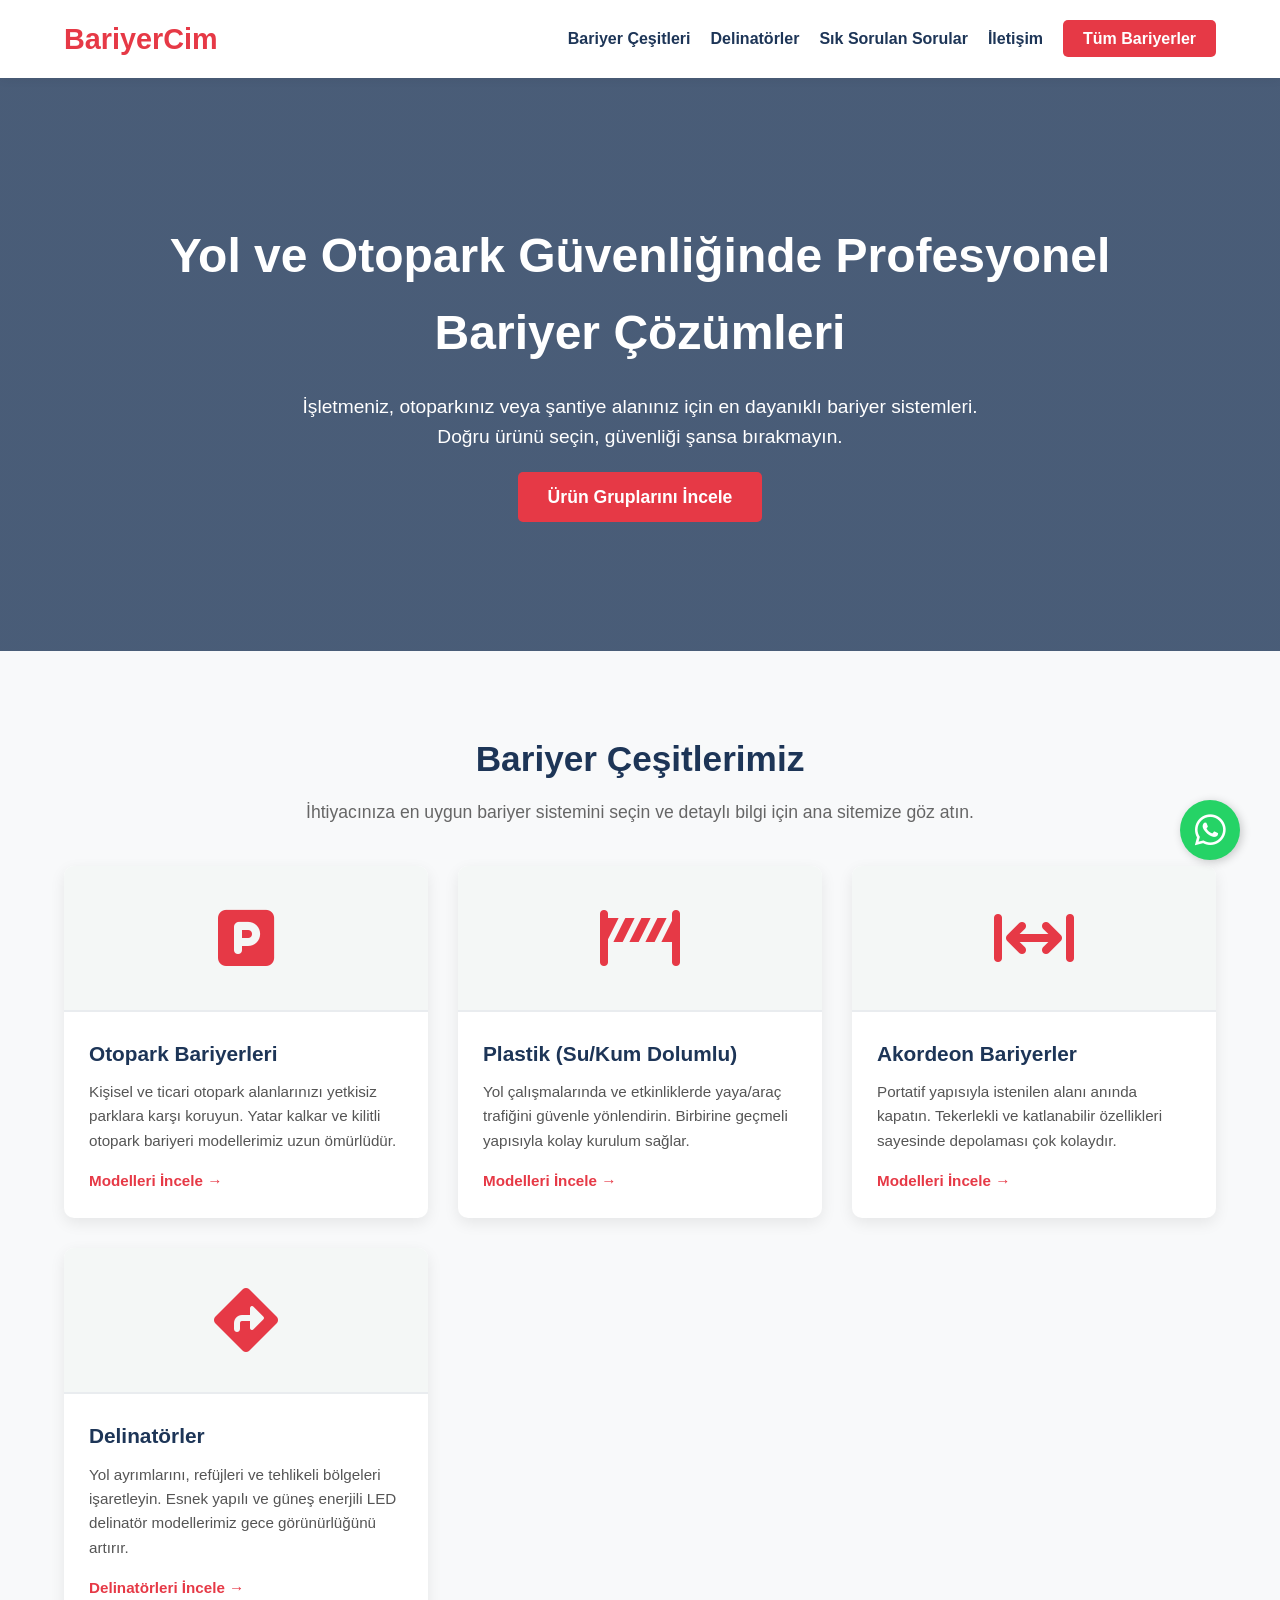
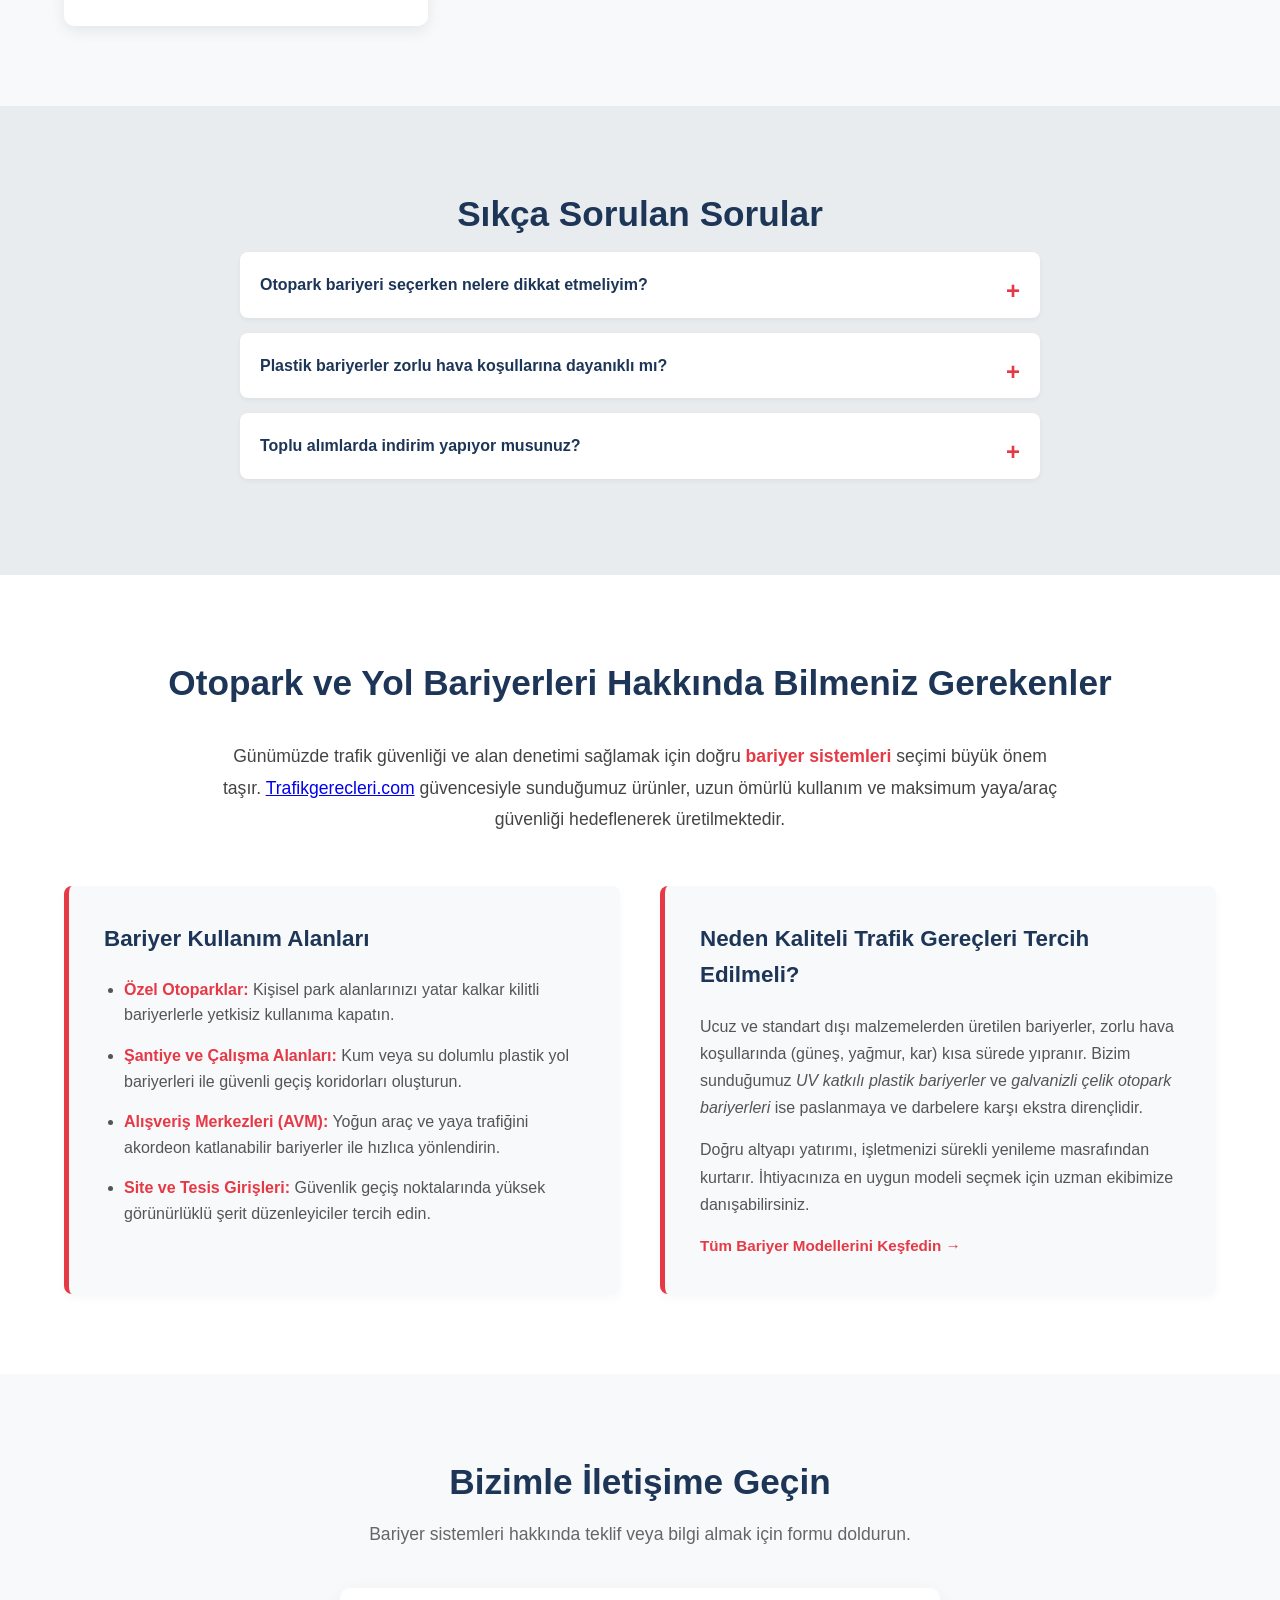
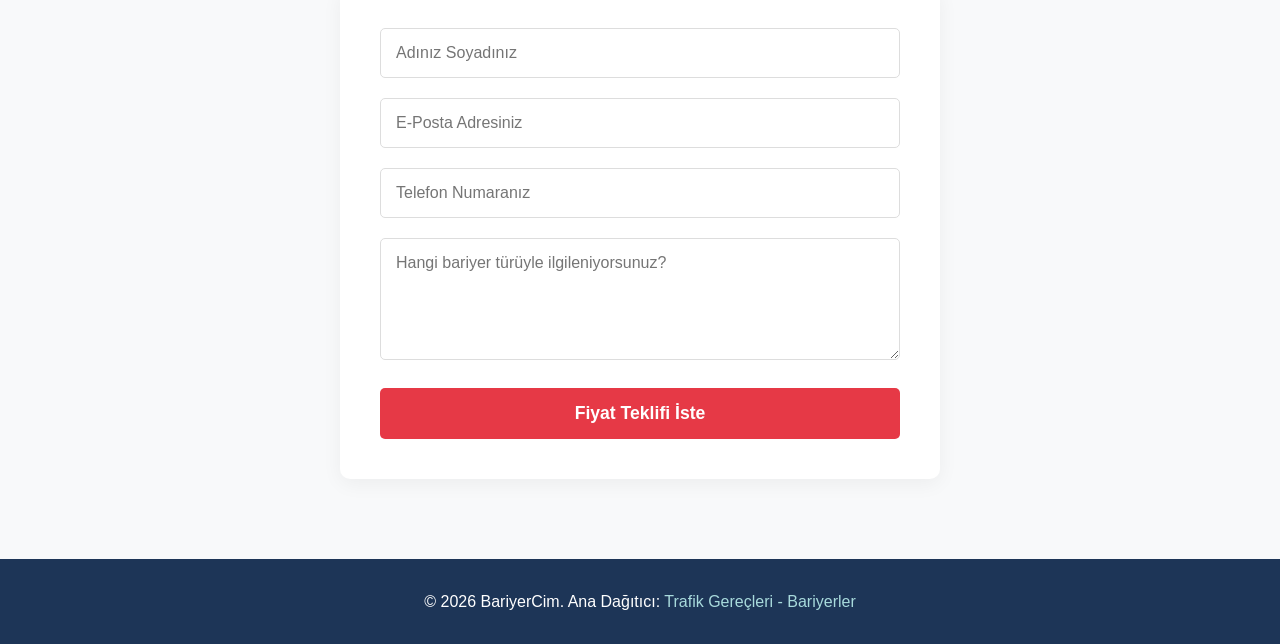
<file: index.html>
<!DOCTYPE html>
<html lang="tr">
<head>
    <meta charset="UTF-8">
    <meta name="viewport" content="width=device-width, initial-scale=1.0">
    <meta name="description" content="Otopark bariyeri, akordeon bariyer, plastik su bariyeri ve delinatör fiyatları. Şantiye, AVM ve tesis girişleri için dayanıklı bariyer çözümleri. Hemen fiyat teklifi alın!">
    <meta name="keywords" content="otopark bariyeri, akordeon bariyer, plastik bariyer, su dolumlu bariyer, delinatör, yol delinatörü, trafik bariyeri, şantiye bariyeri, bariyer fiyatları, yol güvenliği, trafik gereçleri">
    <meta name="robots" content="index, follow">
    <meta name="author" content="BariyerCim">
    <link rel="canonical" href="https://www.bariyercim.com/">
    <!-- Open Graph / Sosyal Medya -->
    <meta property="og:type" content="website">
    <meta property="og:url" content="https://www.bariyercim.com/">
    <meta property="og:title" content="Bariyer Fiyatları ve Çeşitleri | Otopark, Plastik, Delinatör | BariyerCim">
    <meta property="og:description" content="Otopark bariyeri, akordeon bariyer, plastik su bariyeri ve delinatör fiyatları. Şantiye, AVM ve tesis girişleri için dayanıklı bariyer çözümleri. Hemen fiyat teklifi alın!">
    <meta property="og:locale" content="tr_TR">
    <meta property="og:site_name" content="BariyerCim">
    <title>Bariyer Fiyatları ve Çeşitleri | Otopark Bariyeri, Plastik Bariyer, Delinatör | BariyerCim</title>
    <link rel="stylesheet" href="style.css">
    <link rel="stylesheet" href="https://cdnjs.cloudflare.com/ajax/libs/font-awesome/6.4.0/css/all.min.css">
    <!-- Yapısal Veri (JSON-LD) -->
    <script type="application/ld+json">
    {
      "@context": "https://schema.org",
      "@type": "LocalBusiness",
      "name": "BariyerCim",
      "url": "https://www.bariyercim.com",
      "description": "Otopark bariyeri, akordeon bariyer, plastik su bariyeri ve delinatör ürünleri. Trafik güvenliği için profesyonel bariyer çözümleri.",
      "telephone": "+905454888381",
      "contactPoint": {
        "@type": "ContactPoint",
        "telephone": "+905454888381",
        "contactType": "customer service",
        "availableLanguage": "Turkish"
      },
      "hasOfferCatalog": {
        "@type": "OfferCatalog",
        "name": "Bariyer Ürünleri",
        "itemListElement": [
          {"@type": "Offer", "itemOffered": {"@type": "Product", "name": "Otopark Bariyeri"}},
          {"@type": "Offer", "itemOffered": {"@type": "Product", "name": "Akordeon Bariyer"}},
          {"@type": "Offer", "itemOffered": {"@type": "Product", "name": "Plastik Su Bariyeri"}},
          {"@type": "Offer", "itemOffered": {"@type": "Product", "name": "Delinatör"}}
        ]
      }
    }
    </script>
</head>
<body>

    <header>
        <div class="container header-container">
            <div class="logo">BariyerCim</div>
            <nav>
                <ul>
                    <li><a href="#urunler">Bariyer Çeşitleri</a></li>
                    <li><a href="delinatorler.html">Delinatörler</a></li>
                    <li><a href="#sss">Sık Sorulan Sorular</a></li>
                    <li><a href="#iletisim">İletişim</a></li>
                    <li><a href="https://www.trafikgerecleri.com/bariyerler.html" target="_blank" class="btn-primary">Tüm Bariyerler</a></li>
                </ul>
            </nav>
        </div>
    </header>

    <section class="hero">
        <div class="container">
            <h1>Yol ve Otopark Güvenliğinde Profesyonel Bariyer Çözümleri</h1>
            <p>İşletmeniz, otoparkınız veya şantiye alanınız için en dayanıklı bariyer sistemleri. Doğru ürünü seçin, güvenliği şansa bırakmayın.</p>
            <a href="#urunler" class="btn-large">Ürün Gruplarını İncele</a>
        </div>
    </section>

  <section id="urunler" class="products">
        <div class="container">
            <h2>Bariyer Çeşitlerimiz</h2>
            <p class="section-subtitle">İhtiyacınıza en uygun bariyer sistemini seçin ve detaylı bilgi için ana sitemize göz atın.</p>
            
            <div class="product-grid">
                <div class="product-card">
                    <div class="icon-container">
                        <i class="fa-solid fa-square-parking"></i>
                    </div>
                    <div class="product-info">
                        <h3>Otopark Bariyerleri</h3>
                        <p>Kişisel ve ticari otopark alanlarınızı yetkisiz parklara karşı koruyun. Yatar kalkar ve kilitli otopark bariyeri modellerimiz uzun ömürlüdür.</p>
                        <a href="https://www.trafikgerecleri.com/bariyerler.html" target="_blank" class="link-btn">Modelleri İncele &rarr;</a>
                    </div>
                </div>
                <div class="product-card">
                    <div class="icon-container">
                        <i class="fa-solid fa-road-barrier"></i>
                    </div>
                    <div class="product-info">
                        <h3>Plastik (Su/Kum Dolumlu)</h3>
                        <p>Yol çalışmalarında ve etkinliklerde yaya/araç trafiğini güvenle yönlendirin. Birbirine geçmeli yapısıyla kolay kurulum sağlar.</p>
                        <a href="https://www.trafikgerecleri.com/bariyerler.html" target="_blank" class="link-btn">Modelleri İncele &rarr;</a>
                    </div>
                </div>
                <div class="product-card">
                    <div class="icon-container">
                        <i class="fa-solid fa-arrows-left-right-to-line"></i>
                    </div>
                    <div class="product-info">
                        <h3>Akordeon Bariyerler</h3>
                        <p>Portatif yapısıyla istenilen alanı anında kapatın. Tekerlekli ve katlanabilir özellikleri sayesinde depolaması çok kolaydır.</p>
                        <a href="https://www.trafikgerecleri.com/bariyerler.html" target="_blank" class="link-btn">Modelleri İncele &rarr;</a>
                    </div>
                </div>
                <div class="product-card">
                    <div class="icon-container">
                        <i class="fa-solid fa-diamond-turn-right"></i>
                    </div>
                    <div class="product-info">
                        <h3>Delinatörler</h3>
                        <p>Yol ayrımlarını, refüjleri ve tehlikeli bölgeleri işaretleyin. Esnek yapılı ve güneş enerjili LED delinatör modellerimiz gece görünürlüğünü artırır.</p>
                        <a href="delinatorler.html" class="link-btn">Delinatörleri İncele &rarr;</a>
                    </div>
                </div>
            </div>
        </div>
    </section>
    <section id="sss" class="faq-section">
        <div class="container">
            <h2>Sıkça Sorulan Sorular</h2>
            <div class="faq-container">
                <details class="faq-item">
                    <summary>Otopark bariyeri seçerken nelere dikkat etmeliyim?</summary>
                    <p>Kullanım alanınıza göre manuel veya otomatik sistemleri tercih edebilirsiniz. Açık alanlar için paslanmaz ve galvaniz kaplı ürünler seçilmesi ürünün ömrünü uzatır.</p>
                </details>
                <details class="faq-item">
                    <summary>Plastik bariyerler zorlu hava koşullarına dayanıklı mı?</summary>
                    <p>Evet, sunduğumuz plastik bariyerler UV katkılıdır. Güneş ışınlarına, soğuğa ve darbelere karşı ekstra direnç gösterecek şekilde üretilmiştir.</p>
                </details>
                <details class="faq-item">
                    <summary>Toplu alımlarda indirim yapıyor musunuz?</summary>
                    <p>Projeli işleriniz ve toplu bariyer alımlarınız için özel iskontolar uygulamaktayız. Detaylı fiyat teklifi için iletişim formunu doldurabilir veya WhatsApp hattımızdan bize ulaşabilirsiniz.</p>
                </details>
            </div>
        </div>
    </section>

    <section id="rehber" class="seo-content-section">
        <div class="container">
            <article class="seo-article">
                <h2>Otopark ve Yol Bariyerleri Hakkında Bilmeniz Gerekenler</h2>
                <p>Günümüzde trafik güvenliği ve alan denetimi sağlamak için doğru <strong>bariyer sistemleri</strong> seçimi büyük önem taşır. <a href="https://www.trafikgerecleri.com/bariyerler.html" target="_blank">Trafikgerecleri.com</a> güvencesiyle sunduğumuz ürünler, uzun ömürlü kullanım ve maksimum yaya/araç güvenliği hedeflenerek üretilmektedir.</p>

                <div class="content-grid">
                    <div class="content-box">
                        <h3>Bariyer Kullanım Alanları</h3>
                        <ul>
                            <li><strong>Özel Otoparklar:</strong> Kişisel park alanlarınızı yatar kalkar kilitli bariyerlerle yetkisiz kullanıma kapatın.</li>
                            <li><strong>Şantiye ve Çalışma Alanları:</strong> Kum veya su dolumlu plastik yol bariyerleri ile güvenli geçiş koridorları oluşturun.</li>
                            <li><strong>Alışveriş Merkezleri (AVM):</strong> Yoğun araç ve yaya trafiğini akordeon katlanabilir bariyerler ile hızlıca yönlendirin.</li>
                            <li><strong>Site ve Tesis Girişleri:</strong> Güvenlik geçiş noktalarında yüksek görünürlüklü şerit düzenleyiciler tercih edin.</li>
                        </ul>
                    </div>

                    <div class="content-box">
                        <h3>Neden Kaliteli Trafik Gereçleri Tercih Edilmeli?</h3>
                        <p>Ucuz ve standart dışı malzemelerden üretilen bariyerler, zorlu hava koşullarında (güneş, yağmur, kar) kısa sürede yıpranır. Bizim sunduğumuz <em>UV katkılı plastik bariyerler</em> ve <em>galvanizli çelik otopark bariyerleri</em> ise paslanmaya ve darbelere karşı ekstra dirençlidir.</p>
                        <p>Doğru altyapı yatırımı, işletmenizi sürekli yenileme masrafından kurtarır. İhtiyacınıza en uygun modeli seçmek için uzman ekibimize danışabilirsiniz.</p>
                        <a href="https://www.trafikgerecleri.com/bariyerler.html" target="_blank" class="link-btn">Tüm Bariyer Modellerini Keşfedin &rarr;</a>
                    </div>
                </div>
            </article>
        </div>
    </section>

    <section id="iletisim" class="contact-section">
        <div class="container">
            <h2>Bizimle İletişime Geçin</h2>
            <p class="section-subtitle">Bariyer sistemleri hakkında teklif veya bilgi almak için formu doldurun.</p>
            <form action="https://formspree.io/f/xjgeeodv" method="POST" class="contact-form">
                <div class="form-group">
                    <input type="text" id="isim" name="isim" placeholder="Adınız Soyadınız" required>
                </div>
                <div class="form-group">
                    <input type="email" id="eposta" name="eposta" placeholder="E-Posta Adresiniz" required>
                </div>
                <div class="form-group">
                    <input type="tel" id="telefon" name="telefon" placeholder="Telefon Numaranız">
                </div>
                <div class="form-group">
                    <textarea id="mesaj" name="mesaj" rows="5" placeholder="Hangi bariyer türüyle ilgileniyorsunuz?" required></textarea>
                </div>
                <button type="submit" class="btn-large" style="width: 100%;">Fiyat Teklifi İste</button>
            </form>
        </div>
    </section>

    <footer>
        <div class="container">
            <p>&copy; 2026 BariyerCim. Ana Dağıtıcı: <a href="https://www.trafikgerecleri.com/bariyerler.html" target="_blank">Trafik Gereçleri - Bariyerler</a></p>
        </div>
    </footer>

    <a href="https://wa.me/905454888381?text=Merhaba,%20bariyer%20ve%20delinat%C3%B6r%20%C3%BCr%C3%BCnleri%20hakk%C4%B1nda%20bilgi%20almak%20istiyorum." target="_blank" class="whatsapp-float">
        <i class="fa-brands fa-whatsapp"></i>
    </a>

</body>
</html>
</file>
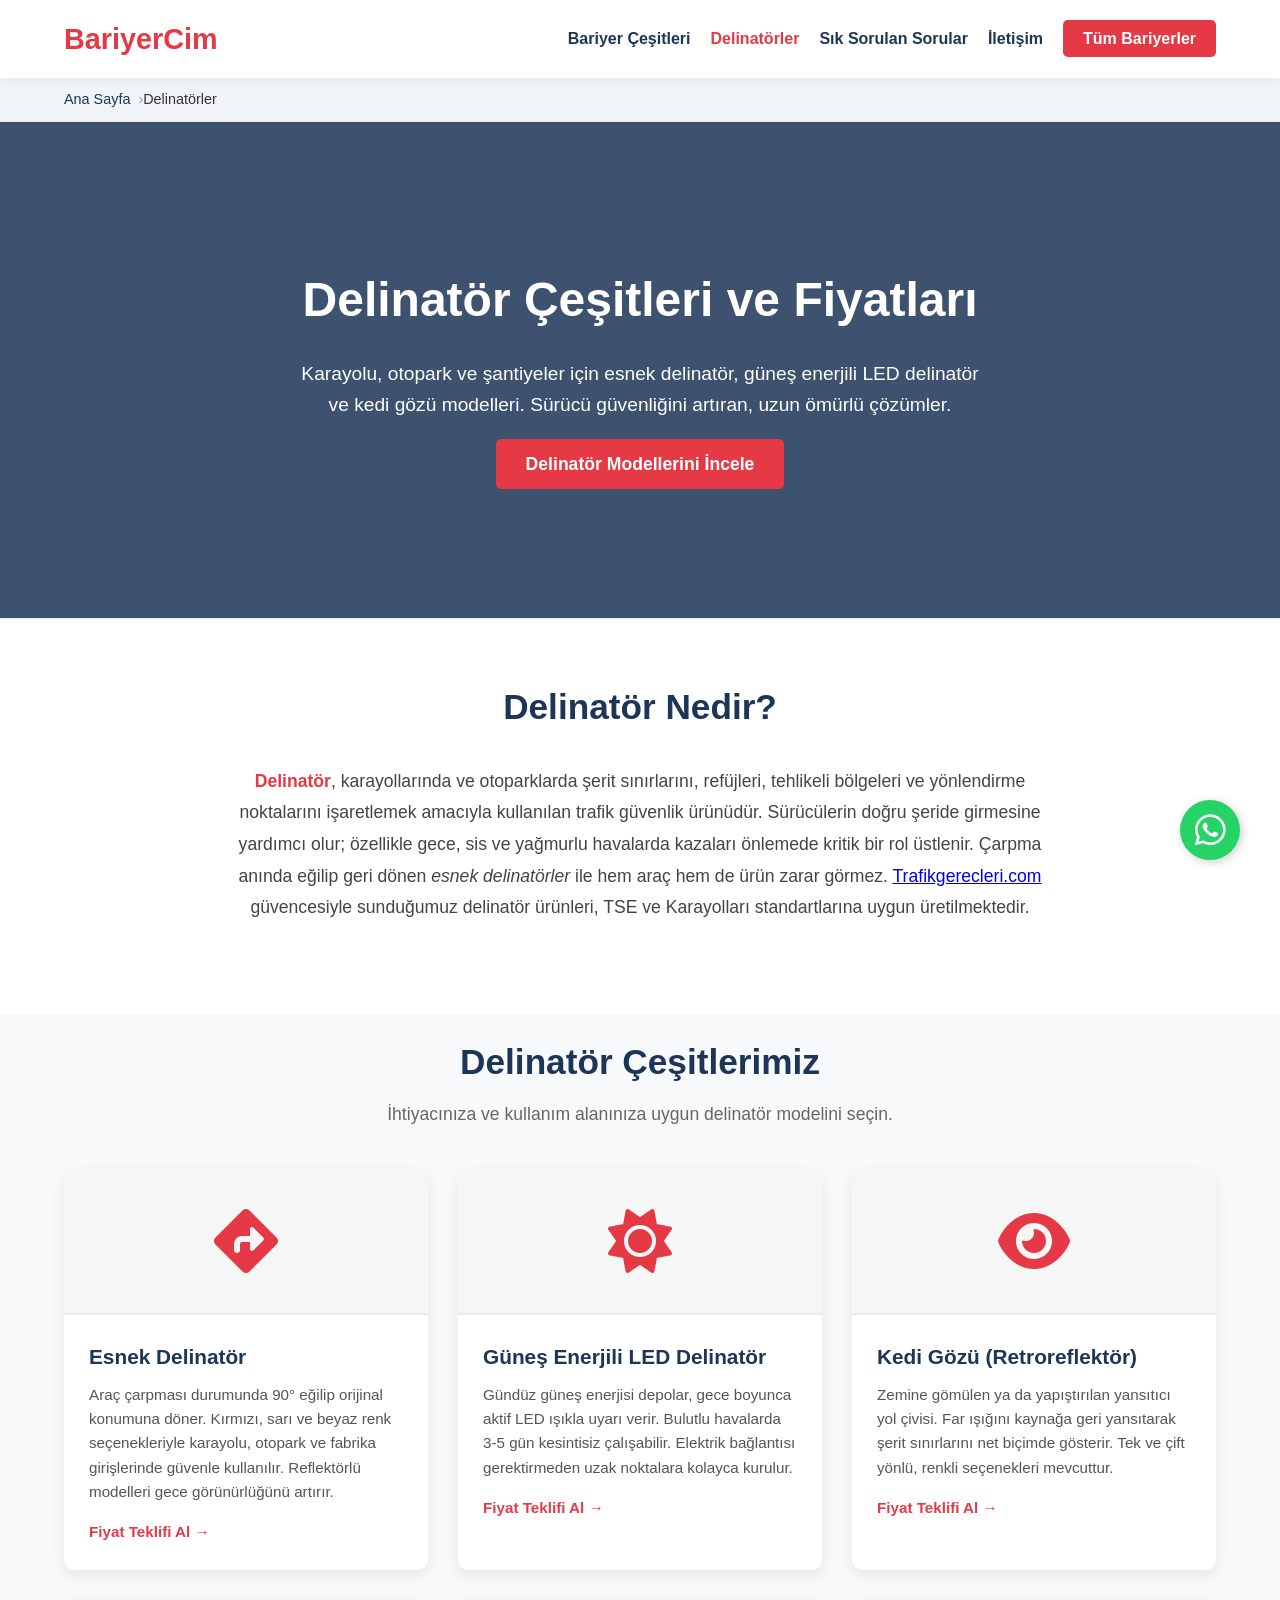
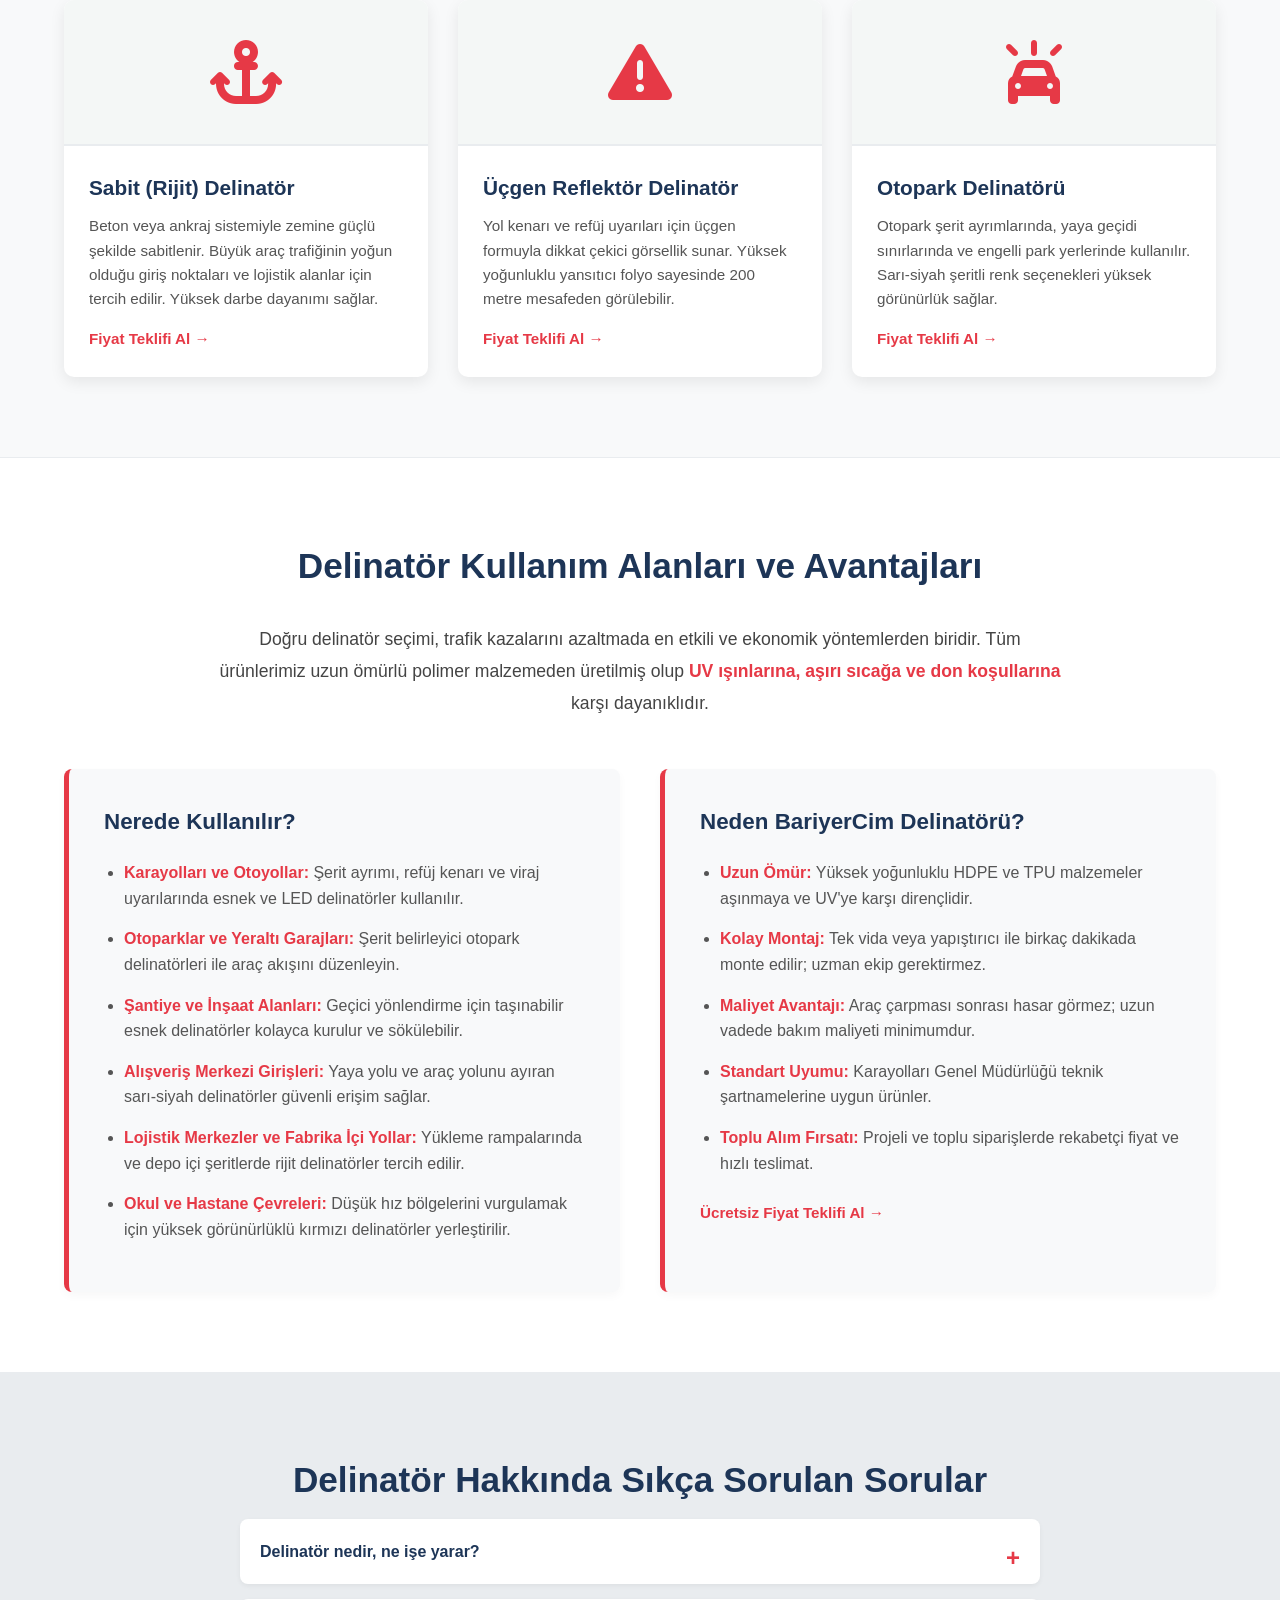
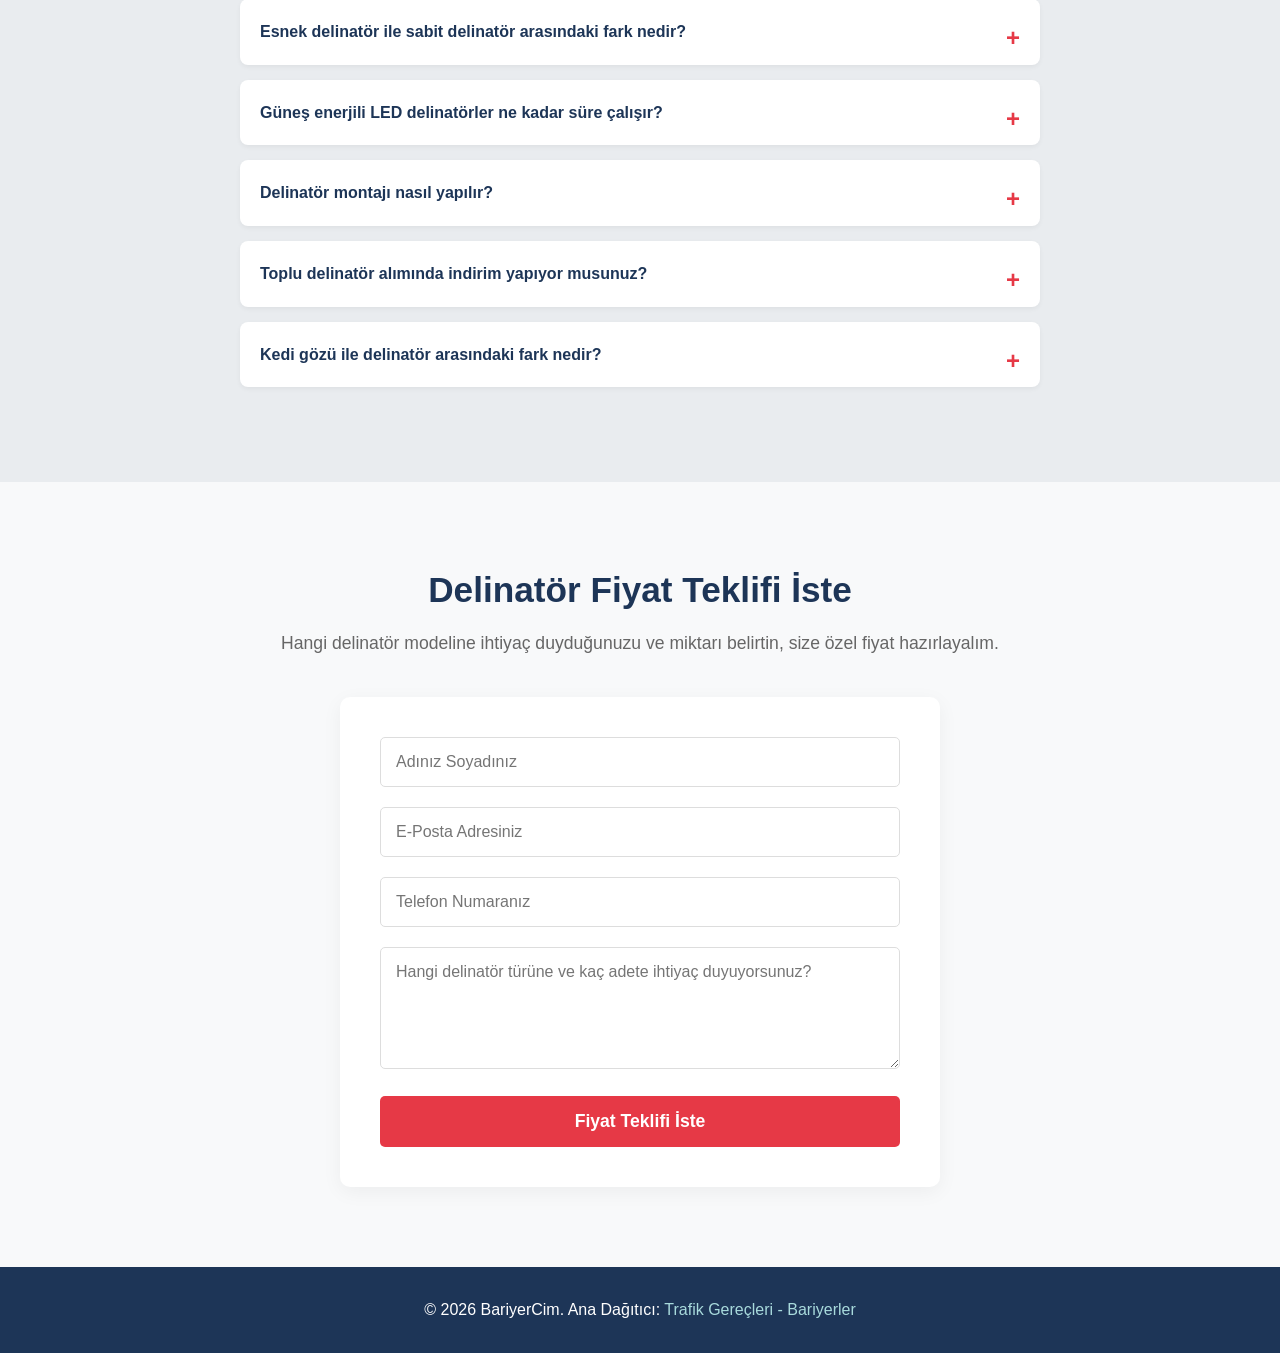
<file: delinatorler.html>
<!DOCTYPE html>
<html lang="tr">
<head>
    <meta charset="UTF-8">
    <meta name="viewport" content="width=device-width, initial-scale=1.0">
    <meta name="description" content="Esnek delinatör, güneş enerjili LED delinatör ve kedi gözü fiyatları. Karayolu, otopark ve şantiye için yol delinatörü çeşitleri. Toplu alımlarda özel fiyat teklifi!">
    <meta name="keywords" content="delinatör, yol delinatörü, esnek delinatör, kedi gözü, retroreflektör, güneş enerjili delinatör, LED delinatör, trafik delinatörü, delinatör fiyatları, refüj delinatörü, otopark delinatörü">
    <meta name="robots" content="index, follow">
    <meta name="author" content="BariyerCim">
    <link rel="canonical" href="https://www.bariyercim.com/delinatorler.html">
    <!-- Open Graph / Sosyal Medya -->
    <meta property="og:type" content="website">
    <meta property="og:url" content="https://www.bariyercim.com/delinatorler.html">
    <meta property="og:title" content="Delinatör Çeşitleri ve Fiyatları | Esnek, LED, Kedi Gözü | BariyerCim">
    <meta property="og:description" content="Esnek delinatör, güneş enerjili LED delinatör ve kedi gözü fiyatları. Karayolu, otopark ve şantiye için yol delinatörü çeşitleri. Toplu alımlarda özel fiyat!">
    <meta property="og:locale" content="tr_TR">
    <meta property="og:site_name" content="BariyerCim">
    <title>Delinatör Çeşitleri ve Fiyatları | Esnek, LED, Kedi Gözü | BariyerCim</title>
    <link rel="stylesheet" href="style.css">
    <link rel="stylesheet" href="https://cdnjs.cloudflare.com/ajax/libs/font-awesome/6.4.0/css/all.min.css">
    <!-- Yapısal Veri (JSON-LD) -->
    <script type="application/ld+json">
    {
      "@context": "https://schema.org",
      "@type": "ItemPage",
      "name": "Delinatör Çeşitleri ve Fiyatları",
      "url": "https://www.bariyercim.com/delinatorler.html",
      "description": "Esnek delinatör, güneş enerjili LED delinatör ve kedi gözü fiyatları. Karayolu, otopark ve şantiye için yol delinatörü çeşitleri.",
      "breadcrumb": {
        "@type": "BreadcrumbList",
        "itemListElement": [
          {"@type": "ListItem", "position": 1, "name": "Ana Sayfa", "item": "https://www.bariyercim.com/"},
          {"@type": "ListItem", "position": 2, "name": "Delinatörler", "item": "https://www.bariyercim.com/delinatorler.html"}
        ]
      },
      "mainEntity": {
        "@type": "FAQPage",
        "mainEntity": [
          {
            "@type": "Question",
            "name": "Delinatör nedir, ne işe yarar?",
            "acceptedAnswer": {
              "@type": "Answer",
              "text": "Delinatör, karayollarında şerit ayrımlarını, refüjleri, tehlikeli bölgeleri ve yönlendirme noktalarını işaretlemek için kullanılan trafik güvenlik ürünüdür. Sürücüleri doğru şeride yönlendirir ve özellikle gece ile sisli havalarda kaza riskini önemli ölçüde azaltır."
            }
          },
          {
            "@type": "Question",
            "name": "Esnek delinatör ile sabit delinatör arasındaki fark nedir?",
            "acceptedAnswer": {
              "@type": "Answer",
              "text": "Esnek delinatörler, araç çarpması durumunda eğilip geri döner; bu sayede hem araç hem de delinatör hasar görmez. Sabit/rijit delinatörler ise daha büyük yüklere karşı koymak için beton veya yüzey çıpasıyla güçlü biçimde sabitlenir. Yüksek hız yollarında esnek, park alanları ve giriş noktalarında sabit model önerilir."
            }
          },
          {
            "@type": "Question",
            "name": "Güneş enerjili LED delinatörler ne kadar süre çalışır?",
            "acceptedAnswer": {
              "@type": "Answer",
              "text": "Güneş enerjili LED delinatörler, gün boyunca güneş ışığından enerji depolayarak geceyi boyunca kesintisiz çalışır. Yüksek kapasiteli batarya modelleri bulutlu havalarda bile 3-5 güne kadar enerji depolayabilir. LED ömrü genellikle 50.000 saatin üzerindedir."
            }
          },
          {
            "@type": "Question",
            "name": "Delinatör montajı nasıl yapılır?",
            "acceptedAnswer": {
              "@type": "Answer",
              "text": "Yüzey montajlı delinatörler, asfalt veya beton zemine özel vida veya ankraj sistemiyle sabitlenir. Esnek modeller genellikle tek vida ile kolayca monte edilir. Gömme tip kedi gözleri ise zemine açılan yuvaya yerleştirilir."
            }
          },
          {
            "@type": "Question",
            "name": "Toplu delinatör alımında indirim yapıyor musunuz?",
            "acceptedAnswer": {
              "@type": "Answer",
              "text": "Evet, projeli alımlar ve toplu siparişlerde özel iskonto uyguluyoruz. Karayolu projesi, otopark düzenlemesi veya tesis yenileme gibi kapsamlı işleriniz için fiyat teklifi almak üzere iletişim formumuzu doldurabilir ya da WhatsApp hattımızdan bize ulaşabilirsiniz."
            }
          }
        ]
      }
    }
    </script>
</head>
<body>

    <header>
        <div class="container header-container">
            <div class="logo"><a href="/" style="text-decoration:none; color:inherit;">BariyerCim</a></div>
            <nav>
                <ul>
                    <li><a href="/#urunler">Bariyer Çeşitleri</a></li>
                    <li><a href="delinatorler.html" style="color:#e63946;">Delinatörler</a></li>
                    <li><a href="/#sss">Sık Sorulan Sorular</a></li>
                    <li><a href="/#iletisim">İletişim</a></li>
                    <li><a href="https://www.trafikgerecleri.com/bariyerler.html" target="_blank" class="btn-primary">Tüm Bariyerler</a></li>
                </ul>
            </nav>
        </div>
    </header>

    <!-- Breadcrumb -->
    <div class="breadcrumb-bar">
        <div class="container">
            <nav aria-label="Breadcrumb">
                <ol class="breadcrumb">
                    <li><a href="/">Ana Sayfa</a></li>
                    <li aria-current="page">Delinatörler</li>
                </ol>
            </nav>
        </div>
    </div>

    <section class="hero hero-delinatorler">
        <div class="container">
            <h1>Delinatör Çeşitleri ve Fiyatları</h1>
            <p>Karayolu, otopark ve şantiyeler için esnek delinatör, güneş enerjili LED delinatör ve kedi gözü modelleri. Sürücü güvenliğini artıran, uzun ömürlü çözümler.</p>
            <a href="#delinatorler" class="btn-large">Delinatör Modellerini İncele</a>
        </div>
    </section>

    <!-- Delinatör Nedir -->
    <section class="seo-content-section" style="padding: 60px 0 40px;">
        <div class="container">
            <article class="seo-article">
                <h2>Delinatör Nedir?</h2>
                <p>
                    <strong>Delinatör</strong>, karayollarında ve otoparklarda şerit sınırlarını, refüjleri, tehlikeli bölgeleri ve yönlendirme noktalarını işaretlemek amacıyla kullanılan trafik güvenlik ürünüdür. Sürücülerin doğru şeride girmesine yardımcı olur; özellikle gece, sis ve yağmurlu havalarda kazaları önlemede kritik bir rol üstlenir. Çarpma anında eğilip geri dönen <em>esnek delinatörler</em> ile hem araç hem de ürün zarar görmez. <a href="https://www.trafikgerecleri.com/bariyerler.html" target="_blank">Trafikgerecleri.com</a> güvencesiyle sunduğumuz delinatör ürünleri, TSE ve Karayolları standartlarına uygun üretilmektedir.
                </p>
            </article>
        </div>
    </section>

    <!-- Ürün Kategorileri -->
    <section id="delinatorler" class="products" style="padding-top: 20px;">
        <div class="container">
            <h2>Delinatör Çeşitlerimiz</h2>
            <p class="section-subtitle">İhtiyacınıza ve kullanım alanınıza uygun delinatör modelini seçin.</p>

            <div class="product-grid">
                <div class="product-card">
                    <div class="icon-container">
                        <i class="fa-solid fa-diamond-turn-right"></i>
                    </div>
                    <div class="product-info">
                        <h3>Esnek Delinatör</h3>
                        <p>Araç çarpması durumunda 90° eğilip orijinal konumuna döner. Kırmızı, sarı ve beyaz renk seçenekleriyle karayolu, otopark ve fabrika girişlerinde güvenle kullanılır. Reflektörlü modelleri gece görünürlüğünü artırır.</p>
                        <a href="#iletisim-form" class="link-btn">Fiyat Teklifi Al &rarr;</a>
                    </div>
                </div>
                <div class="product-card">
                    <div class="icon-container">
                        <i class="fa-solid fa-sun"></i>
                    </div>
                    <div class="product-info">
                        <h3>Güneş Enerjili LED Delinatör</h3>
                        <p>Gündüz güneş enerjisi depolar, gece boyunca aktif LED ışıkla uyarı verir. Bulutlu havalarda 3-5 gün kesintisiz çalışabilir. Elektrik bağlantısı gerektirmeden uzak noktalara kolayca kurulur.</p>
                        <a href="#iletisim-form" class="link-btn">Fiyat Teklifi Al &rarr;</a>
                    </div>
                </div>
                <div class="product-card">
                    <div class="icon-container">
                        <i class="fa-solid fa-eye"></i>
                    </div>
                    <div class="product-info">
                        <h3>Kedi Gözü (Retroreflektör)</h3>
                        <p>Zemine gömülen ya da yapıştırılan yansıtıcı yol çivisi. Far ışığını kaynağa geri yansıtarak şerit sınırlarını net biçimde gösterir. Tek ve çift yönlü, renkli seçenekleri mevcuttur.</p>
                        <a href="#iletisim-form" class="link-btn">Fiyat Teklifi Al &rarr;</a>
                    </div>
                </div>
                <div class="product-card">
                    <div class="icon-container">
                        <i class="fa-solid fa-anchor"></i>
                    </div>
                    <div class="product-info">
                        <h3>Sabit (Rijit) Delinatör</h3>
                        <p>Beton veya ankraj sistemiyle zemine güçlü şekilde sabitlenir. Büyük araç trafiğinin yoğun olduğu giriş noktaları ve lojistik alanlar için tercih edilir. Yüksek darbe dayanımı sağlar.</p>
                        <a href="#iletisim-form" class="link-btn">Fiyat Teklifi Al &rarr;</a>
                    </div>
                </div>
                <div class="product-card">
                    <div class="icon-container">
                        <i class="fa-solid fa-triangle-exclamation"></i>
                    </div>
                    <div class="product-info">
                        <h3>Üçgen Reflektör Delinatör</h3>
                        <p>Yol kenarı ve refüj uyarıları için üçgen formuyla dikkat çekici görsellik sunar. Yüksek yoğunluklu yansıtıcı folyo sayesinde 200 metre mesafeden görülebilir.</p>
                        <a href="#iletisim-form" class="link-btn">Fiyat Teklifi Al &rarr;</a>
                    </div>
                </div>
                <div class="product-card">
                    <div class="icon-container">
                        <i class="fa-solid fa-car-on"></i>
                    </div>
                    <div class="product-info">
                        <h3>Otopark Delinatörü</h3>
                        <p>Otopark şerit ayrımlarında, yaya geçidi sınırlarında ve engelli park yerlerinde kullanılır. Sarı-siyah şeritli renk seçenekleri yüksek görünürlük sağlar.</p>
                        <a href="#iletisim-form" class="link-btn">Fiyat Teklifi Al &rarr;</a>
                    </div>
                </div>
            </div>
        </div>
    </section>

    <!-- Kullanım Alanları ve Avantajlar -->
    <section class="seo-content-section">
        <div class="container">
            <article class="seo-article">
                <h2>Delinatör Kullanım Alanları ve Avantajları</h2>
                <p>
                    Doğru delinatör seçimi, trafik kazalarını azaltmada en etkili ve ekonomik yöntemlerden biridir. Tüm ürünlerimiz uzun ömürlü polimer malzemeden üretilmiş olup <strong>UV ışınlarına, aşırı sıcağa ve don koşullarına</strong> karşı dayanıklıdır.
                </p>

                <div class="content-grid">
                    <div class="content-box">
                        <h3>Nerede Kullanılır?</h3>
                        <ul>
                            <li><strong>Karayolları ve Otoyollar:</strong> Şerit ayrımı, refüj kenarı ve viraj uyarılarında esnek ve LED delinatörler kullanılır.</li>
                            <li><strong>Otoparklar ve Yeraltı Garajları:</strong> Şerit belirleyici otopark delinatörleri ile araç akışını düzenleyin.</li>
                            <li><strong>Şantiye ve İnşaat Alanları:</strong> Geçici yönlendirme için taşınabilir esnek delinatörler kolayca kurulur ve sökülebilir.</li>
                            <li><strong>Alışveriş Merkezi Girişleri:</strong> Yaya yolu ve araç yolunu ayıran sarı-siyah delinatörler güvenli erişim sağlar.</li>
                            <li><strong>Lojistik Merkezler ve Fabrika İçi Yollar:</strong> Yükleme rampalarında ve depo içi şeritlerde rijit delinatörler tercih edilir.</li>
                            <li><strong>Okul ve Hastane Çevreleri:</strong> Düşük hız bölgelerini vurgulamak için yüksek görünürlüklü kırmızı delinatörler yerleştirilir.</li>
                        </ul>
                    </div>
                    <div class="content-box">
                        <h3>Neden BariyerCim Delinatörü?</h3>
                        <ul>
                            <li><strong>Uzun Ömür:</strong> Yüksek yoğunluklu HDPE ve TPU malzemeler aşınmaya ve UV'ye karşı dirençlidir.</li>
                            <li><strong>Kolay Montaj:</strong> Tek vida veya yapıştırıcı ile birkaç dakikada monte edilir; uzman ekip gerektirmez.</li>
                            <li><strong>Maliyet Avantajı:</strong> Araç çarpması sonrası hasar görmez; uzun vadede bakım maliyeti minimumdur.</li>
                            <li><strong>Standart Uyumu:</strong> Karayolları Genel Müdürlüğü teknik şartnamelerine uygun ürünler.</li>
                            <li><strong>Toplu Alım Fırsatı:</strong> Projeli ve toplu siparişlerde rekabetçi fiyat ve hızlı teslimat.</li>
                        </ul>
                        <a href="#iletisim-form" class="link-btn" style="display:inline-block; margin-top:10px;">Ücretsiz Fiyat Teklifi Al &rarr;</a>
                    </div>
                </div>
            </article>
        </div>
    </section>

    <!-- SSS -->
    <section id="sss" class="faq-section">
        <div class="container">
            <h2>Delinatör Hakkında Sıkça Sorulan Sorular</h2>
            <div class="faq-container">
                <details class="faq-item">
                    <summary>Delinatör nedir, ne işe yarar?</summary>
                    <p>Delinatör, karayollarında şerit ayrımlarını, refüjleri, tehlikeli bölgeleri ve yönlendirme noktalarını işaretlemek için kullanılan trafik güvenlik ürünüdür. Sürücüleri doğru şeride yönlendirir ve özellikle gece ile sisli havalarda kaza riskini önemli ölçüde azaltır.</p>
                </details>
                <details class="faq-item">
                    <summary>Esnek delinatör ile sabit delinatör arasındaki fark nedir?</summary>
                    <p>Esnek delinatörler, araç çarpması durumunda eğilip geri döner; bu sayede hem araç hem de delinatör hasar görmez. Sabit (rijit) delinatörler ise daha büyük yüklere karşı koymak için beton veya yüzey çıpasıyla güçlü biçimde sabitlenir. Yüksek hız yollarında esnek, park alanları ve giriş noktalarında sabit model önerilir.</p>
                </details>
                <details class="faq-item">
                    <summary>Güneş enerjili LED delinatörler ne kadar süre çalışır?</summary>
                    <p>Güneş enerjili LED delinatörler, gün boyunca güneş ışığından enerji depolayarak geceyi boyunca kesintisiz çalışır. Yüksek kapasiteli batarya modelleri bulutlu havalarda bile 3-5 güne kadar enerji depolayabilir. LED ömrü genellikle 50.000 saatin üzerindedir.</p>
                </details>
                <details class="faq-item">
                    <summary>Delinatör montajı nasıl yapılır?</summary>
                    <p>Yüzey montajlı delinatörler, asfalt veya beton zemine özel vida veya ankraj sistemiyle sabitlenir. Esnek modeller genellikle tek vida ile kolayca monte edilir. Gömme tip kedi gözleri ise zemine açılan yuvaya yerleştirilir. Tüm modeller için teknik montaj talimatı ürünle birlikte gelmektedir.</p>
                </details>
                <details class="faq-item">
                    <summary>Toplu delinatör alımında indirim yapıyor musunuz?</summary>
                    <p>Evet, projeli alımlar ve toplu siparişlerde özel iskonto uyguluyoruz. Karayolu projesi, otopark düzenlemesi veya tesis yenileme gibi kapsamlı işleriniz için fiyat teklifi almak üzere aşağıdaki iletişim formumuzu doldurabilir ya da WhatsApp hattımızdan bize ulaşabilirsiniz.</p>
                </details>
                <details class="faq-item">
                    <summary>Kedi gözü ile delinatör arasındaki fark nedir?</summary>
                    <p>Kedi gözü (retroreflektör), yol yüzeyine gömülen veya yapıştırılan düz yansıtıcılardır; araçların üzerinden geçmesine izin verir. Delinatör ise yüzeyden dikey olarak yükselen, çok daha görünür bir işaret elemanıdır. İkisi birbirini tamamlayan ürünlerdir: kedi gözü şerit çizgisini vurgularken delinatör şerit ayrımını kalın bir "duvar" gibi belirtir.</p>
                </details>
            </div>
        </div>
    </section>

    <!-- İletişim -->
    <section id="iletisim-form" class="contact-section">
        <div class="container">
            <h2>Delinatör Fiyat Teklifi İste</h2>
            <p class="section-subtitle">Hangi delinatör modeline ihtiyaç duyduğunuzu ve miktarı belirtin, size özel fiyat hazırlayalım.</p>
            <form action="https://formspree.io/f/xjgeeodv" method="POST" class="contact-form">
                <input type="hidden" name="_subject" value="Delinatör Fiyat Teklifi Talebi - BariyerCim">
                <div class="form-group">
                    <input type="text" id="isim" name="isim" placeholder="Adınız Soyadınız" required>
                </div>
                <div class="form-group">
                    <input type="email" id="eposta" name="eposta" placeholder="E-Posta Adresiniz" required>
                </div>
                <div class="form-group">
                    <input type="tel" id="telefon" name="telefon" placeholder="Telefon Numaranız">
                </div>
                <div class="form-group">
                    <textarea id="mesaj" name="mesaj" rows="5" placeholder="Hangi delinatör türüne ve kaç adete ihtiyaç duyuyorsunuz?" required></textarea>
                </div>
                <button type="submit" class="btn-large" style="width: 100%;">Fiyat Teklifi İste</button>
            </form>
        </div>
    </section>

    <footer>
        <div class="container">
            <p>&copy; 2026 BariyerCim. Ana Dağıtıcı: <a href="https://www.trafikgerecleri.com/bariyerler.html" target="_blank">Trafik Gereçleri - Bariyerler</a></p>
        </div>
    </footer>

    <a href="https://wa.me/905454888381?text=Merhaba,%20delinat%C3%B6r%20%C3%BCr%C3%BCnleri%20hakk%C4%B1nda%20bilgi%20almak%20istiyorum." target="_blank" class="whatsapp-float">
        <i class="fa-brands fa-whatsapp"></i>
    </a>

    <script src="script.js"></script>
</body>
</html>
</file>
<file: style.css>
/* --- TEMEL AYARLAR --- */
* {
    margin: 0;
    padding: 0;
    box-sizing: border-box;
    font-family: 'Segoe UI', Tahoma, Geneva, Verdana, sans-serif;
    scroll-behavior: smooth; /* Menüye tıklandığında sayfayı yumuşakça kaydırır */
}

body {
    line-height: 1.6;
    color: #333;
    background-color: #f8f9fa; 
}

.container {
    width: 90%;
    max-width: 1200px;
    margin: auto;
}

/* --- ORTAK BAŞLIK STİLLERİ --- */
h2 {
    font-size: 2.2rem;
    color: #1d3557;
    text-align: center;
    margin-bottom: 10px;
}

.section-subtitle {
    text-align: center;
    color: #666;
    margin-bottom: 40px;
    font-size: 1.1rem;
}

/* --- ÜST MENÜ --- */
header {
    background: #ffffff;
    box-shadow: 0 2px 10px rgba(0,0,0,0.05);
    padding: 1rem 0;
    position: sticky;
    top: 0;
    z-index: 1000;
}

.header-container {
    display: flex;
    justify-content: space-between;
    align-items: center;
}

.logo {
    font-size: 1.8rem;
    font-weight: 800;
    color: #e63946;
}

nav ul {
    list-style: none;
    display: flex;
    align-items: center;
    gap: 20px;
}

nav ul li a {
    text-decoration: none;
    color: #1d3557;
    font-weight: 600;
    transition: color 0.3s ease;
}

nav ul li a:hover {
    color: #e63946;
}

/* --- BUTONLAR --- */
.btn-primary, .btn-large {
    background: #e63946;
    color: #ffffff !important;
    padding: 10px 20px;
    border-radius: 5px;
    text-decoration: none;
    font-weight: bold;
    border: none;
    cursor: pointer;
    transition: background 0.3s ease, transform 0.2s ease;
}

.btn-large {
    padding: 15px 30px;
    font-size: 1.1rem;
}

.btn-primary:hover, .btn-large:hover {
    background: #c1121f;
    transform: translateY(-2px);
}

.link-btn {
    color: #e63946;
    text-decoration: none;
    font-weight: bold;
    font-size: 0.95rem;
}

.link-btn:hover {
    text-decoration: underline;
}

/* --- HERO (KARŞILAMA) --- */
.hero {
    background: linear-gradient(rgba(29, 53, 87, 0.8), rgba(29, 53, 87, 0.8)), url('https://images.unsplash.com/photo-1517409217804-03c09b837770?auto=format&fit=crop&w=1920&q=80') no-repeat center center/cover;
    color: #ffffff;
    text-align: center;
    padding: 140px 20px;
}

.hero h1 {
    font-size: 3rem;
    margin-bottom: 20px;
}

.hero p {
    font-size: 1.2rem;
    max-width: 700px;
    margin: 0 auto 30px auto;
}

/* --- ÜRÜN GRUPLARI --- */
.products {
    padding: 80px 0;
}

.product-grid {
    display: grid;
    grid-template-columns: repeat(auto-fit, minmax(300px, 1fr));
    gap: 30px;
}

.product-card {
    background: #fff;
    border-radius: 10px;
    overflow: hidden;
    box-shadow: 0 5px 15px rgba(0,0,0,0.08);
    transition: transform 0.3s ease, box-shadow 0.3s ease;
}

.product-card:hover {
    transform: translateY(-10px);
    box-shadow: 0 10px 25px rgba(0,0,0,0.15);
}

/* --- ÜRÜN İKONLARI TASARIMI --- */
.icon-container {
    background-color: #f4f7f6; /* İkonun arkasında hafif bir gri fon */
    text-align: center;
    padding: 40px 0;
    border-bottom: 2px solid #e9ecef;
    transition: background-color 0.3s ease;
}

.icon-container i {
    font-size: 4rem; /* İkon boyutu (oldukça büyük ve dikkat çekici) */
    color: #e63946; /* Markanızın kırmızı/turuncu tonu */
    transition: transform 0.3s ease;
}

/* Kartın üzerine gelince ikon hafifçe büyür */
.product-card:hover .icon-container i {
    transform: scale(1.1);
}

.product-info {
    padding: 25px;
}

.product-info h3 {
    color: #1d3557;
    margin-bottom: 10px;
    font-size: 1.3rem;
}

.product-info p {
    color: #555;
    margin-bottom: 15px;
    font-size: 0.95rem;
}

/* --- SIKÇA SORULAN SORULAR (SSS) --- */
.faq-section {
    background: #e9ecef;
    padding: 80px 0;
}

.faq-container {
    max-width: 800px;
    margin: 0 auto;
}

.faq-item {
    background: #fff;
    margin-bottom: 15px;
    border-radius: 8px;
    box-shadow: 0 2px 5px rgba(0,0,0,0.05);
    overflow: hidden;
}

.faq-item summary {
    padding: 20px;
    font-weight: 600;
    color: #1d3557;
    cursor: pointer;
    list-style: none; /* Varsayılan oku kaldırır */
    position: relative;
}

.faq-item summary::-webkit-details-marker {
    display: none; /* Safari için varsayılan oku kaldırır */
}

/* Özel Ok İşareti Ekleme */
.faq-item summary::after {
    content: '+';
    position: absolute;
    right: 20px;
    font-size: 1.5rem;
    color: #e63946;
    transition: transform 0.3s ease;
}

.faq-item[open] summary::after {
    content: '-';
}

.faq-item p {
    padding: 0 20px 20px 20px;
    color: #555;
}

/* --- İLETİŞİM FORMU --- */
.contact-section {
    padding: 80px 0;
}

.contact-form {
    max-width: 600px;
    margin: 0 auto;
    background: #fff;
    padding: 40px;
    border-radius: 10px;
    box-shadow: 0 5px 20px rgba(0,0,0,0.05);
}

.form-group {
    margin-bottom: 20px;
}

.form-group input, .form-group textarea {
    width: 100%;
    padding: 15px;
    border: 1px solid #ddd;
    border-radius: 5px;
    font-size: 1rem;
    transition: border-color 0.3s ease;
}

.form-group input:focus, .form-group textarea:focus {
    outline: none;
    border-color: #e63946;
}

/* --- ALT BİLGİ --- */
footer {
    background: #1d3557;
    color: #fff;
    text-align: center;
    padding: 30px 0;
}

footer a {
    color: #a8dadc;
    text-decoration: none;
}

/* --- SABİT WHATSAPP BUTONU --- */
.whatsapp-float {
    position: fixed;
    width: 60px;
    height: 60px;
    bottom: 40px;
    right: 40px;
    background-color: #25d366;
    color: #FFF;
    border-radius: 50px;
    text-align: center;
    font-size: 35px;
    box-shadow: 2px 2px 10px rgba(0,0,0,0.2);
    z-index: 1000;
    display: flex;
    justify-content: center;
    align-items: center;
    text-decoration: none;
    transition: transform 0.3s ease;
}

.whatsapp-float:hover {
    transform: scale(1.1); /* Üzerine gelince %10 büyür */
}

/* --- MOBİL UYUMLULUK --- */
@media (max-width: 768px) {
    .header-container {
        flex-direction: column;
    }
    nav ul {
        flex-wrap: wrap;
        justify-content: center;
    }
    .hero h1 {
        font-size: 2.2rem;
    }
    .whatsapp-float {
        bottom: 20px;
        right: 20px;
        width: 50px;
        height: 50px;
        font-size: 30px;
    }
}

/* --- BREADCRUMB --- */
.breadcrumb-bar {
    background: #f0f4f8;
    border-bottom: 1px solid #e9ecef;
    padding: 10px 0;
    font-size: 0.9rem;
}

.breadcrumb {
    list-style: none;
    display: flex;
    gap: 8px;
    flex-wrap: wrap;
    align-items: center;
}

.breadcrumb li + li::before {
    content: '›';
    color: #999;
}

.breadcrumb a {
    color: #1d3557;
    text-decoration: none;
}

.breadcrumb a:hover {
    color: #e63946;
    text-decoration: underline;
}

/* --- DELİNATÖR HERO VARYANTI --- */
.hero-delinatorler {
    background: linear-gradient(rgba(29, 53, 87, 0.85), rgba(29, 53, 87, 0.85)), url('https://images.unsplash.com/photo-1558618666-fcd25c85cd64?auto=format&fit=crop&w=1920&q=80') no-repeat center center/cover;
}

/* --- SEO İÇERİK ALANI (MAKALE VE REHBER) --- */
.seo-content-section {
    background-color: #ffffff;
    padding: 80px 0;
    border-top: 1px solid #e9ecef;
}

.seo-article h2 {
    margin-bottom: 30px;
    color: #1d3557;
    text-align: center;
}

/* Ana açıklama paragrafı */
.seo-article > p {
    font-size: 1.1rem;
    color: #444;
    max-width: 850px;
    margin: 0 auto 50px auto;
    text-align: center;
    line-height: 1.8;
}

/* SEO için vurgulanan kelimeler */
.seo-article strong {
    color: #e63946;
}

/* Metin kutularının yan yana dizilmesi */
.content-grid {
    display: grid;
    grid-template-columns: repeat(auto-fit, minmax(300px, 1fr));
    gap: 40px;
}

.content-box {
    background: #f8f9fa;
    padding: 35px;
    border-radius: 8px;
    /* Sol tarafa dikkat çekici kırmızı bir çizgi ekliyoruz */
    border-left: 5px solid #e63946; 
    box-shadow: 0 4px 10px rgba(0,0,0,0.03);
}

.content-box h3 {
    color: #1d3557;
    margin-bottom: 20px;
    font-size: 1.4rem;
}

.content-box ul {
    list-style-position: outside;
    margin-left: 20px;
    color: #555;
}

.content-box ul li {
    margin-bottom: 15px;
    line-height: 1.6;
}

.content-box p {
    color: #555;
    line-height: 1.7;
    margin-bottom: 15px;
}
</file>
